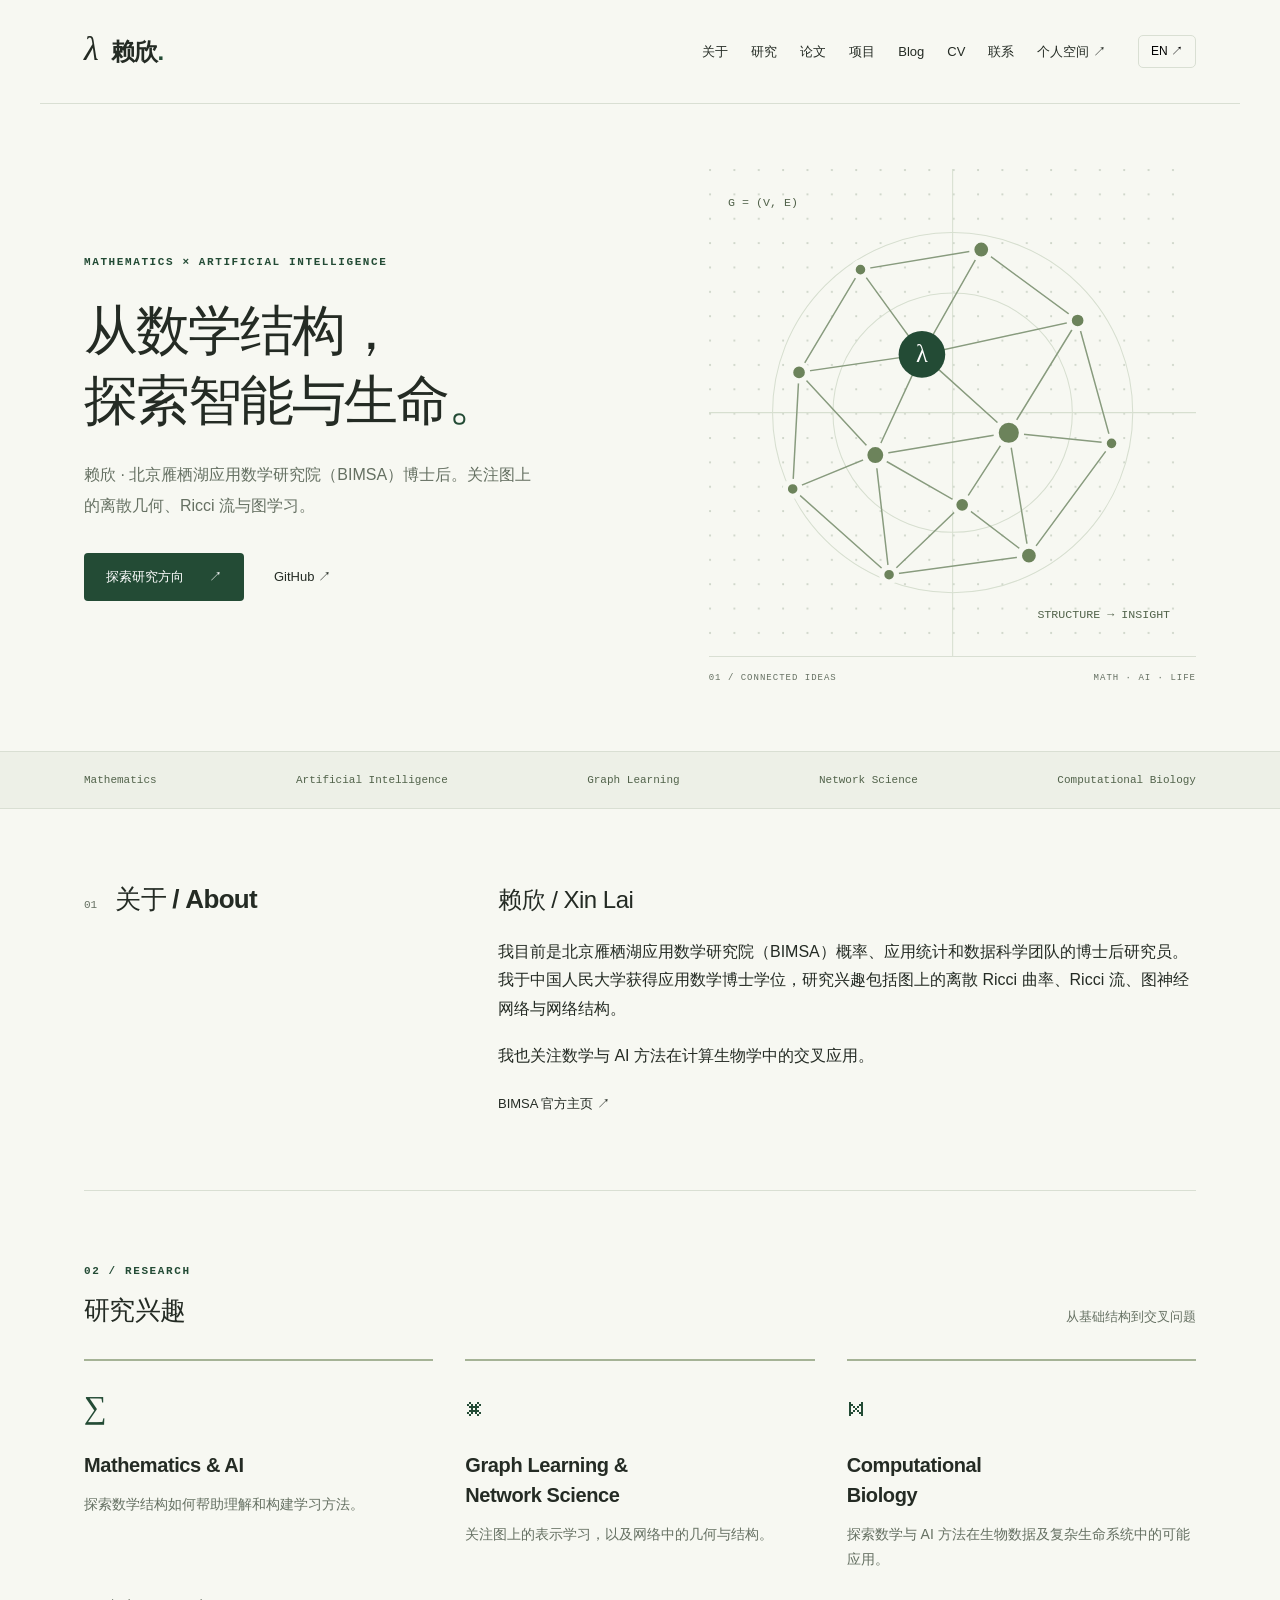
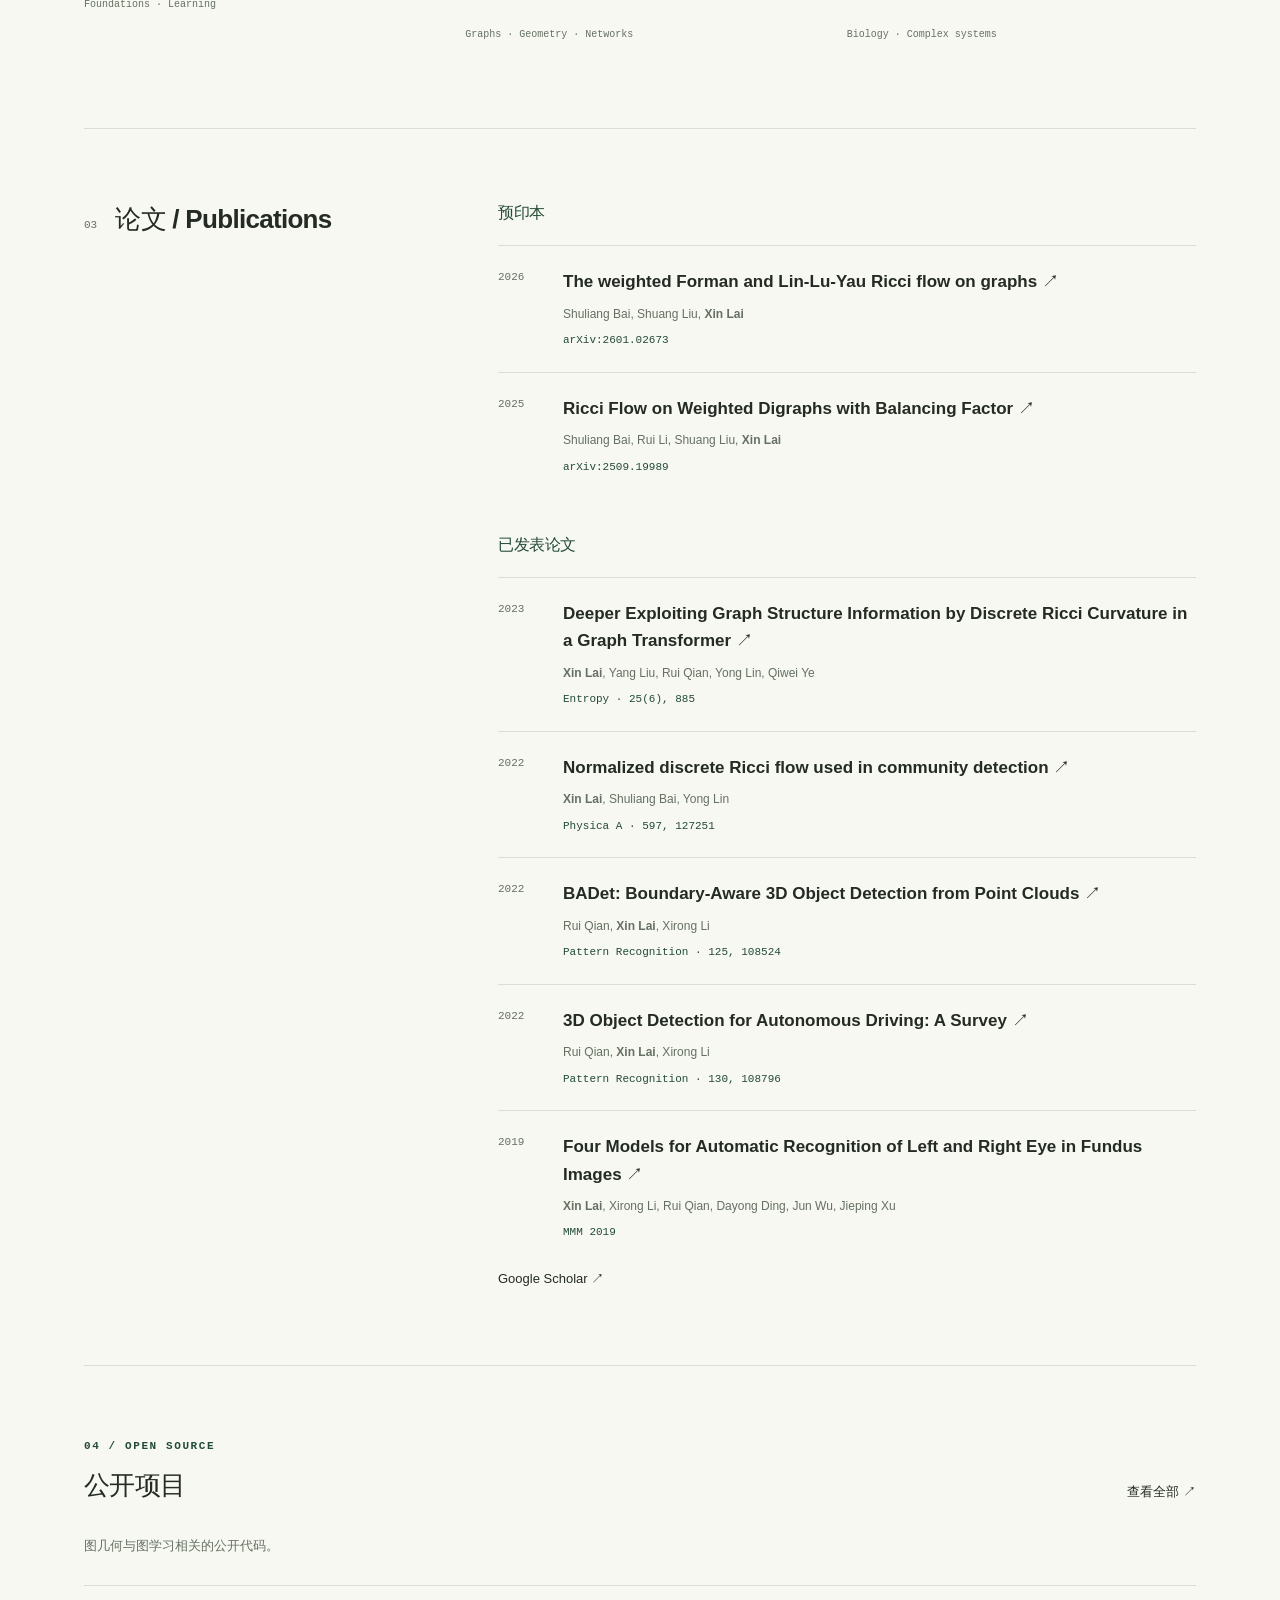
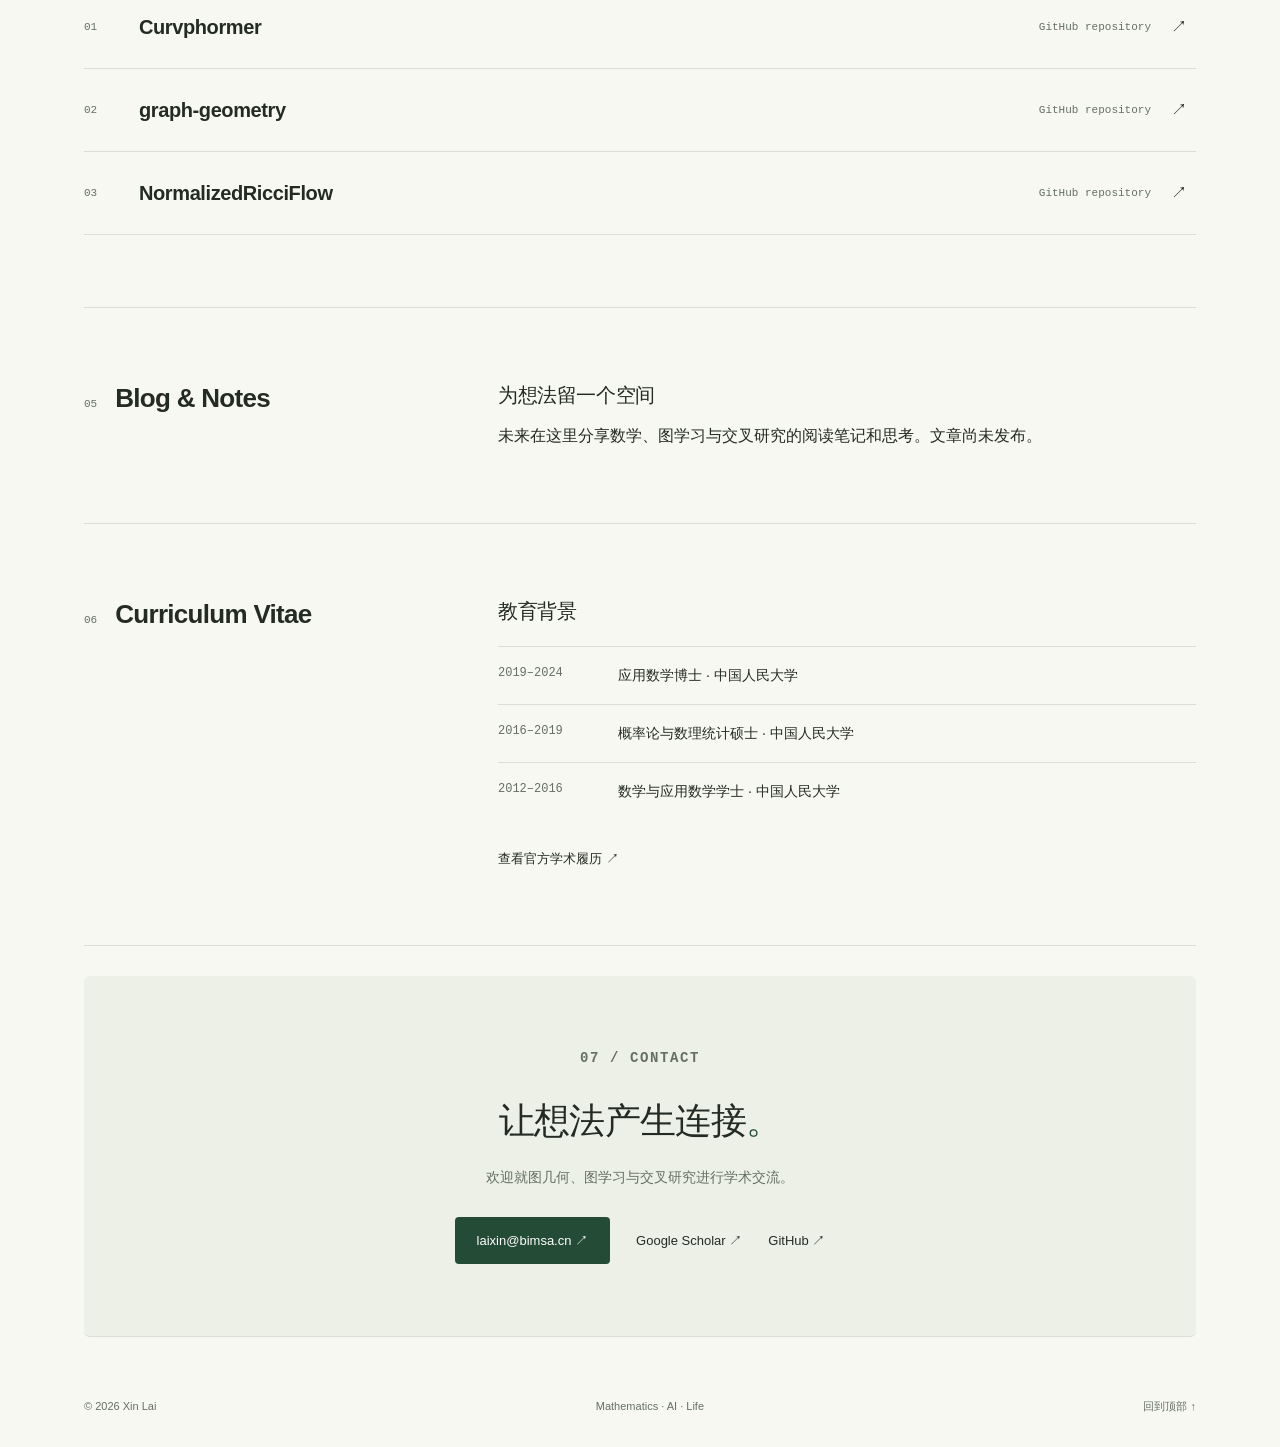
<file: index.html>
<!doctype html>
<html lang="zh-CN">
<head>
  <meta charset="utf-8">
  <meta name="viewport" content="width=device-width,initial-scale=1">
  <meta name="description" content="Xin Lai · BIMSA postdoctoral researcher. Mathematics, graph geometry, artificial intelligence and network science.">
  <meta name="theme-color" content="#f7f8f2">
  <title>赖欣 / Xin Lai — Mathematics & AI</title>
  <link rel="canonical" href="https://laibuhui.top/">
  <link rel="icon" href="assets/favicon.svg" type="image/svg+xml">
  <link rel="stylesheet" href="assets/style.css?v=1d33a1da17d5">
  <script src="assets/main.js?v=ae6db597fd70" defer></script>
</head>
<body>
<a class="skip" href="#main"><span lang="zh-CN">跳至正文</span><span lang="en">Skip to content</span></a>
<header class="header wrap">
  <a class="brand" href="#" aria-label="Xin Lai home"><span class="brand-symbol">λ</span> <span lang="zh-CN">赖欣</span><span lang="en">Xin Lai</span><span class="brand-dot">.</span></a>
  <nav aria-label="Main navigation">
    <a href="#about"><span lang="zh-CN">关于</span><span lang="en">About</span></a>
    <a href="#research"><span lang="zh-CN">研究</span><span lang="en">Research</span></a>
    <a href="#publications"><span lang="zh-CN">论文</span><span lang="en">Publications</span></a>
    <a href="#projects"><span lang="zh-CN">项目</span><span lang="en">Projects</span></a>
    <a href="#blog">Blog</a><a href="#cv">CV</a>
    <a href="#contact"><span lang="zh-CN">联系</span><span lang="en">Contact</span></a>
    <a href="space/"><span lang="zh-CN">个人空间 ↗</span><span lang="en">My Space ↗</span></a>
  </nav>
  <button id="language" type="button" aria-label="Switch to English">EN ↗</button>
</header>
<main id="main">
<section class="hero wrap">
  <div class="hero-copy"><p class="eyebrow">MATHEMATICS × ARTIFICIAL INTELLIGENCE</p>
    <h1><span lang="zh-CN">从数学结构，<br>探索智能与生命<span class="accent">。</span></span><span lang="en">Exploring intelligence<br>and life through<br>mathematical structure<span class="accent">.</span></span></h1>
    <p class="hero-intro"><span lang="zh-CN">赖欣 · 北京雁栖湖应用数学研究院（BIMSA）博士后。关注图上的离散几何、Ricci 流与图学习。</span><span lang="en">Xin Lai · Postdoctoral researcher at BIMSA. Working on discrete geometry, Ricci flow on graphs, and graph learning.</span></p>
    <div class="actions"><a class="button" href="#research"><span lang="zh-CN">探索研究方向</span><span lang="en">Explore research</span> <span aria-hidden="true">↗</span></a><a class="text-link" href="https://github.com/laiguzi">GitHub <span aria-hidden="true">↗</span></a></div>
  </div>
  <figure class="network">
    <svg viewBox="0 0 460 460" role="img" aria-labelledby="graph-title graph-desc">
      <title id="graph-title">Mathematical network</title><desc id="graph-desc">An abstract illustration of connected nodes, linking geometry, learning and living systems.</desc>
      <defs><pattern id="dots" width="23" height="23" patternUnits="userSpaceOnUse"><circle cx="1" cy="1" r="1" fill="#cad2c5"/></pattern></defs>
      <rect width="460" height="460" fill="url(#dots)"/>
      <g fill="none" stroke="#d7dfd0"><circle cx="230" cy="230" r="170"/><circle cx="230" cy="230" r="113"/><path d="M0 230H460M230 0V460"/></g>
      <g stroke="#889b7e" stroke-width="1.4" fill="none"><path d="M85 192 143 95 257 76 348 143 380 259 302 365 170 383 79 302 85 192 201 175 257 76M143 95 201 175 348 143 283 249 380 259M85 192 157 270 79 302M201 175 157 270 170 383 239 317 302 365 283 249 239 317 157 270M201 175 283 249M348 143 380 259M157 270 283 249"/></g>
      <g fill="#6c835b" stroke="#f7f8f2" stroke-width="5"><circle cx="85" cy="192" r="8"/><circle cx="143" cy="95" r="7"/><circle cx="257" cy="76" r="9"/><circle cx="348" cy="143" r="8"/><circle cx="380" cy="259" r="7"/><circle cx="302" cy="365" r="9"/><circle cx="170" cy="383" r="7"/><circle cx="79" cy="302" r="7"/><circle cx="157" cy="270" r="10"/><circle cx="239" cy="317" r="8"/><circle cx="283" cy="249" r="12"/></g>
      <circle cx="201" cy="175" r="22" fill="#234b35"/><text x="201" y="182" text-anchor="middle" fill="#fff" font-size="23" font-family="Georgia,serif">λ</text>
      <g font-family="monospace" font-size="11" fill="#52634b"><text x="18" y="35">G = (V, E)</text><text x="310" y="424">STRUCTURE → INSIGHT</text></g>
    </svg>
    <figcaption><span>01 / CONNECTED IDEAS</span><span aria-hidden="true">MATH · AI · LIFE</span></figcaption>
  </figure>
</section>
<div class="topic-strip"><div class="wrap"><span>Mathematics</span><span>Artificial Intelligence</span><span>Graph Learning</span><span>Network Science</span><span>Computational Biology</span></div></div>
<div class="wrap content">
<section id="about" class="split-section"><div class="section-label"><span class="index">01</span><h2><span lang="zh-CN">关于 / About</span><span lang="en">About</span></h2></div><div><p class="lead"><span lang="zh-CN">赖欣 / Xin Lai</span><span lang="en">Xin Lai</span></p><p><span lang="zh-CN">我目前是北京雁栖湖应用数学研究院（BIMSA）概率、应用统计和数据科学团队的博士后研究员。我于中国人民大学获得应用数学博士学位，研究兴趣包括图上的离散 Ricci 曲率、Ricci 流、图神经网络与网络结构。</span><span lang="en">I am a postdoctoral researcher in the Probability, Applied Statistics and Data Science Group at the Beijing Institute of Mathematical Sciences and Applications (BIMSA). I received my Ph.D. in Applied Mathematics from Renmin University of China. My research interests include discrete Ricci curvature, Ricci flow on graphs, graph neural networks, and network structure.</span></p><p><span lang="zh-CN">我也关注数学与 AI 方法在计算生物学中的交叉应用。</span><span lang="en">I am also interested in interdisciplinary applications of mathematics and AI in computational biology.</span></p><a class="text-link" href="https://www.bimsa.cn/detail/xlai.html">BIMSA <span lang="zh-CN">官方主页</span><span lang="en">profile</span> ↗</a></div></section>
<section id="research"><div class="section-heading"><div><p class="eyebrow">02 / RESEARCH</p><h2><span lang="zh-CN">研究兴趣</span><span lang="en">Research interests</span></h2></div><p class="muted"><span lang="zh-CN">从基础结构到交叉问题</span><span lang="en">From foundations to interdisciplinary questions</span></p></div>
<div class="research-grid">
<article><span class="research-icon" aria-hidden="true">∑</span><h3>Mathematics & AI</h3><p><span lang="zh-CN">探索数学结构如何帮助理解和构建学习方法。</span><span lang="en">Exploring how mathematical structures can inform our understanding and design of learning methods.</span></p><span class="tag">Foundations · Learning</span></article>
<article><span class="research-icon" aria-hidden="true">⌘</span><h3>Graph Learning &<br>Network Science</h3><p><span lang="zh-CN">关注图上的表示学习，以及网络中的几何与结构。</span><span lang="en">Interests in representation learning on graphs, and the geometry and structure of networks.</span></p><span class="tag">Graphs · Geometry · Networks</span></article>
<article><span class="research-icon" aria-hidden="true">⋈</span><h3>Computational<br>Biology</h3><p><span lang="zh-CN">探索数学与 AI 方法在生物数据及复杂生命系统中的可能应用。</span><span lang="en">Exploring potential applications of mathematics and AI to biological data and complex living systems.</span></p><span class="tag">Biology · Complex systems</span></article>
</div></section>
<section id="publications" class="split-section"><div class="section-label"><span class="index">03</span><h2><span lang="zh-CN">论文 / Publications</span><span lang="en">Publications</span></h2></div><div class="publication-list"><h3 class="publication-group"><span lang="zh-CN">预印本</span><span lang="en">Preprints</span></h3><article class="publication"><span class="publication-year">2026</span><div><h4><a href="https://arxiv.org/abs/2601.02673">The weighted Forman and Lin-Lu-Yau Ricci flow on graphs <span aria-hidden="true">↗</span></a></h4><p class="authors">Shuliang Bai, Shuang Liu, <strong>Xin Lai</strong></p><p class="venue">arXiv:2601.02673</p></div></article><article class="publication"><span class="publication-year">2025</span><div><h4><a href="https://arxiv.org/abs/2509.19989">Ricci Flow on Weighted Digraphs with Balancing Factor <span aria-hidden="true">↗</span></a></h4><p class="authors">Shuliang Bai, Rui Li, Shuang Liu, <strong>Xin Lai</strong></p><p class="venue">arXiv:2509.19989</p></div></article><h3 class="publication-group"><span lang="zh-CN">已发表论文</span><span lang="en">Published research</span></h3><article class="publication"><span class="publication-year">2023</span><div><h4><a href="https://doi.org/10.3390/e25060885">Deeper Exploiting Graph Structure Information by Discrete Ricci Curvature in a Graph Transformer <span aria-hidden="true">↗</span></a></h4><p class="authors"><strong>Xin Lai</strong>, Yang Liu, Rui Qian, Yong Lin, Qiwei Ye</p><p class="venue">Entropy · 25(6), 885</p></div></article><article class="publication"><span class="publication-year">2022</span><div><h4><a href="https://doi.org/10.1016/j.physa.2022.127251">Normalized discrete Ricci flow used in community detection <span aria-hidden="true">↗</span></a></h4><p class="authors"><strong>Xin Lai</strong>, Shuliang Bai, Yong Lin</p><p class="venue">Physica A · 597, 127251</p></div></article><article class="publication"><span class="publication-year">2022</span><div><h4><a href="https://doi.org/10.1016/j.patcog.2022.108524">BADet: Boundary-Aware 3D Object Detection from Point Clouds <span aria-hidden="true">↗</span></a></h4><p class="authors">Rui Qian, <strong>Xin Lai</strong>, Xirong Li</p><p class="venue">Pattern Recognition · 125, 108524</p></div></article><article class="publication"><span class="publication-year">2022</span><div><h4><a href="https://doi.org/10.1016/j.patcog.2022.108796">3D Object Detection for Autonomous Driving: A Survey <span aria-hidden="true">↗</span></a></h4><p class="authors">Rui Qian, <strong>Xin Lai</strong>, Xirong Li</p><p class="venue">Pattern Recognition · 130, 108796</p></div></article><article class="publication"><span class="publication-year">2019</span><div><h4><a href="https://doi.org/10.1007/978-3-030-05710-7_42">Four Models for Automatic Recognition of Left and Right Eye in Fundus Images <span aria-hidden="true">↗</span></a></h4><p class="authors"><strong>Xin Lai</strong>, Xirong Li, Rui Qian, Dayong Ding, Jun Wu, Jieping Xu</p><p class="venue">MMM 2019</p></div></article><a class="text-link" href="https://scholar.google.com/citations?user=dtsv4yYAAAAJ">Google Scholar ↗</a></div></section>
<section id="projects"><div class="section-heading"><div><p class="eyebrow">04 / OPEN SOURCE</p><h2><span lang="zh-CN">公开项目</span><span lang="en">Public repositories</span></h2></div><a class="text-link" href="https://github.com/laiguzi?tab=repositories"><span lang="zh-CN">查看全部</span><span lang="en">View all</span> ↗</a></div>
<p class="muted small"><span lang="zh-CN">图几何与图学习相关的公开代码。</span><span lang="en">Public code related to graph geometry and graph learning.</span></p>
<div class="project-list">
<a href="https://github.com/laiguzi/Curvphormer"><span class="project-number">01</span><h3>Curvphormer</h3><span class="project-kind">GitHub repository</span><span aria-hidden="true">↗</span></a>
<a href="https://github.com/laiguzi/graph-geometry"><span class="project-number">02</span><h3>graph-geometry</h3><span class="project-kind">GitHub repository</span><span aria-hidden="true">↗</span></a>
<a href="https://github.com/laiguzi/NormalizedRicciFlow"><span class="project-number">03</span><h3>NormalizedRicciFlow</h3><span class="project-kind">GitHub repository</span><span aria-hidden="true">↗</span></a>
</div></section>
<section id="blog" class="split-section"><div class="section-label"><span class="index">05</span><h2>Blog & Notes</h2></div><div><h3><span lang="zh-CN">为想法留一个空间</span><span lang="en">A space for ideas in progress</span></h3><p><span lang="zh-CN">未来在这里分享数学、图学习与交叉研究的阅读笔记和思考。文章尚未发布。</span><span lang="en">Future reading notes and reflections on mathematics, graph learning, and interdisciplinary research. No posts published yet.</span></p></div></section>
<section id="cv" class="split-section"><div class="section-label"><span class="index">06</span><h2>Curriculum Vitae</h2></div><div><h3><span lang="zh-CN">教育背景</span><span lang="en">Education</span></h3><dl class="education"><div><dt>2019–2024</dt><dd><span lang="zh-CN">应用数学博士 · 中国人民大学</span><span lang="en">Ph.D. Applied Mathematics · Renmin University of China</span></dd></div><div><dt>2016–2019</dt><dd><span lang="zh-CN">概率论与数理统计硕士 · 中国人民大学</span><span lang="en">M.Sc. Probability Theory and Mathematical Statistics · Renmin University of China</span></dd></div><div><dt>2012–2016</dt><dd><span lang="zh-CN">数学与应用数学学士 · 中国人民大学</span><span lang="en">B.Sc. Mathematics and Applied Mathematics · Renmin University of China</span></dd></div></dl><a class="text-link" href="https://www.bimsa.cn/detail/xlai.html"><span lang="zh-CN">查看官方学术履历</span><span lang="en">View academic profile at BIMSA</span> ↗</a></div></section>
<section id="contact" class="contact"><p class="eyebrow">07 / CONTACT</p><h2><span lang="zh-CN">让想法产生连接<span class="accent">。</span></span><span lang="en">Ideas grow through connection<span class="accent">.</span></span></h2><p><span lang="zh-CN">欢迎就图几何、图学习与交叉研究进行学术交流。</span><span lang="en">For academic discussions on graph geometry, graph learning, and interdisciplinary research.</span></p><div class="contact-links"><a class="button" href="mailto:laixin@bimsa.cn">laixin@bimsa.cn ↗</a><a class="text-link" href="https://scholar.google.com/citations?user=dtsv4yYAAAAJ">Google Scholar ↗</a><a class="text-link" href="https://github.com/laiguzi">GitHub ↗</a></div></section>
</div>
</main>
<footer class="wrap"><span>© <span id="year">2026</span> Xin Lai</span><span>Mathematics · AI · Life</span><a href="#"><span lang="zh-CN">回到顶部 ↑</span><span lang="en">Back to top ↑</span></a></footer>
</body>
</html>
</file>
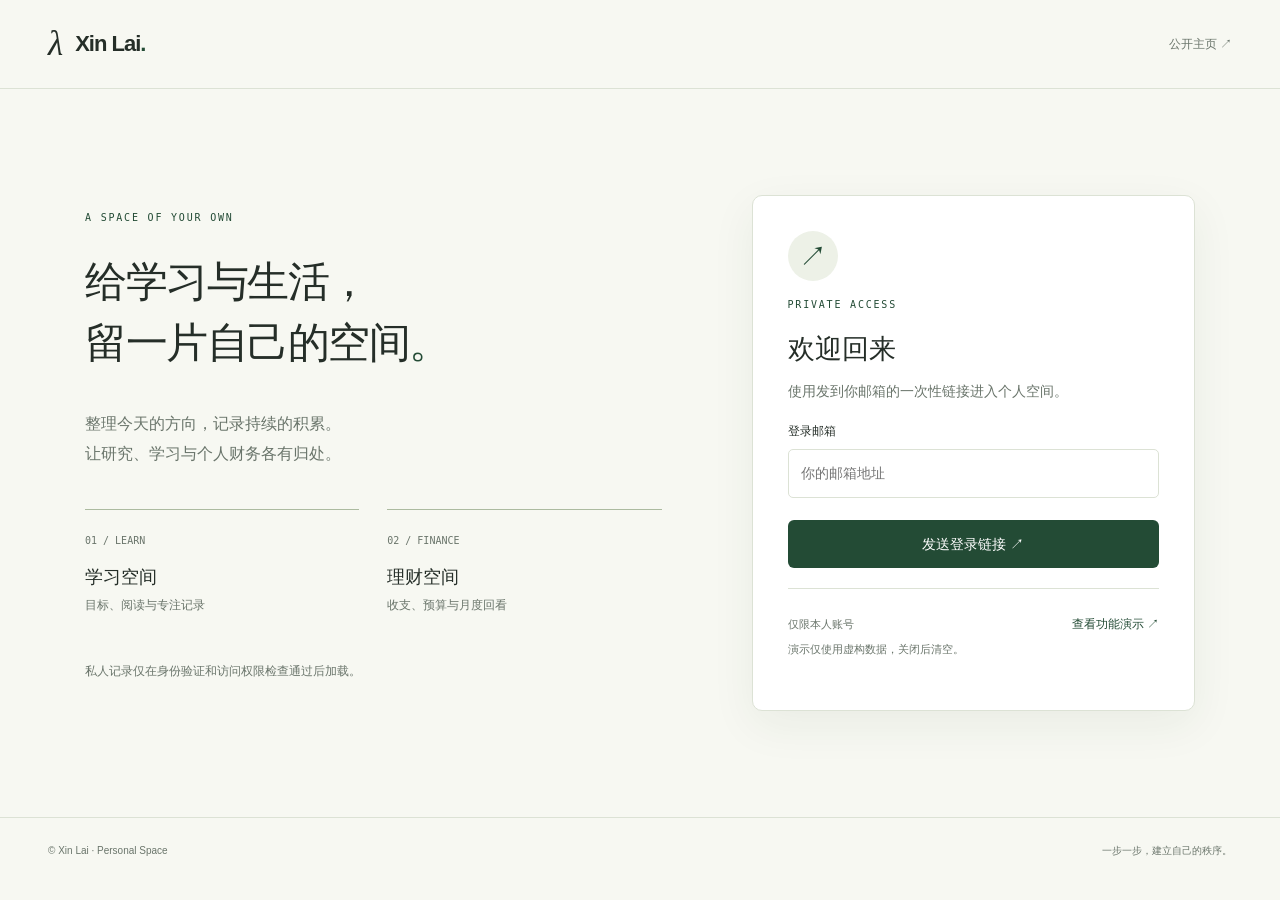
<file: space/index.html>
<!doctype html>
<html lang="zh-CN">
<head>
<meta charset="utf-8"><meta name="viewport" content="width=device-width,initial-scale=1">
<meta name="robots" content="noindex,nofollow"><meta name="referrer" content="no-referrer">
<meta http-equiv="Content-Security-Policy" content="default-src 'self'; script-src 'self'; style-src 'self'; connect-src 'self' https://*.supabase.co; img-src 'self' data:; object-src 'none'; base-uri 'none'; form-action 'none'">
<meta name="theme-color" content="#f7f8f2"><title>个人空间 · Xin Lai</title>
<link rel="icon" href="../assets/favicon.svg" type="image/svg+xml"><link rel="stylesheet" href="space.css?v=44e4d2dc8de7">
<script type="module" src="app.js?v=6e8ac0168f0c"></script>
</head>
<body>
<a class="skip" href="#main">跳至正文</a>
<header class="topbar"><a class="brand" href="../">λ <strong>Xin Lai<span>.</span></strong></a><a class="back" href="../">公开主页 ↗</a></header>
<main id="main">
<section id="gate" class="gate">
<div class="welcome"><p class="eyebrow">A SPACE OF YOUR OWN</p><h1>给学习与生活，<br>留一片自己的空间<span>。</span></h1><p class="intro">整理今天的方向，记录持续的积累。<br>让研究、学习与个人财务各有归处。</p><div class="pillars"><div><span>01 / LEARN</span><h2>学习空间</h2><p>目标、阅读与专注记录</p></div><div><span>02 / FINANCE</span><h2>理财空间</h2><p>收支、预算与月度回看</p></div></div><p class="privacy">私人记录仅在身份验证和访问权限检查通过后加载。</p></div>
<div class="login-card"><span class="lock" aria-hidden="true">↗</span><p class="eyebrow">PRIVATE ACCESS</p><h2>欢迎回来</h2><p class="muted">使用发到你邮箱的一次性链接进入个人空间。</p><p id="setup-note" class="notice" hidden>登录服务正在配置中，暂不能登录或保存私人记录。</p>
<form id="email-form"><label for="email">登录邮箱</label><input id="email" name="email" type="email" autocomplete="email" placeholder="你的邮箱地址" required maxlength="254"><button id="send-code" type="submit">发送登录链接 ↗</button></form>

<p id="auth-message" class="message" role="status" aria-live="polite"></p><div class="login-bottom"><span>仅限本人账号</span><button id="try-demo" class="text-button" type="button">查看功能演示 ↗</button></div><p class="tiny muted">演示仅使用虚构数据，关闭后清空。</p></div>
</section>
<section id="workspace" class="workspace" hidden>
<aside class="sidebar"><p class="eyebrow">PERSONAL WORKSPACE</p><h1>个人空间</h1><nav aria-label="个人空间导航"><button type="button" data-view="overview" aria-current="page">◷ <span>总览</span></button><button type="button" data-view="learning">⌘ <span>学习空间</span></button><button type="button" data-view="finance">∑ <span>理财空间</span></button></nav><div class="sidebar-foot"><p id="account-label"></p><button type="button" id="logout" class="text-button">退出登录 ↗</button></div></aside>
<div class="workspace-main"><div id="demo-notice" class="notice demo" hidden>功能演示 · 所有初始数据均为虚构，修改仅在当前页面有效。请勿填写真实财务信息。<button type="button" id="end-demo" class="text-button">结束演示</button></div><div class="page-top"><div><p id="date-label" class="eyebrow"></p><h2 id="page-title">今日总览</h2></div><button type="button" id="refresh" class="secondary">刷新记录 ↻</button></div><p id="app-message" class="message" role="status" aria-live="polite"></p>
<section id="view-overview"><p class="intro-small">不必一次完成所有事。先看清今天，再向前一步。</p><div class="stats"><article><p>进行中的学习目标</p><strong id="stat-goals">0</strong><small>为长期积累留出方向</small></article><article><p>本周学习时长</p><strong id="stat-time">0 <span>分钟</span></strong><small>从周一至今天</small></article><article><p>本月支出</p><strong id="stat-spend">—</strong><small id="stat-currency">按选定币种单独统计</small></article></div><div class="overview-grid"><article class="panel"><div class="panel-head"><h3>下一步学习</h3><button type="button" data-view="learning" class="text-button">管理目标 ↗</button></div><div id="overview-goals"></div></article><article class="panel"><div class="panel-head"><h3>最近的收支</h3><button type="button" data-view="finance" class="text-button">查看账本 ↗</button></div><div id="overview-entries"></div></article></div><div class="quiet-note"><span>慢慢积累，持续生长。</span><p>学习和财务记录从空白开始，由你亲手建立。</p></div></section>
<section id="view-learning" hidden><div class="section-tabs"><h3>学习目标</h3><label class="inline">显示<select id="goal-filter"><option value="active">进行中</option><option value="done">已完成</option><option value="all">全部</option></select></label></div><div class="two-column"><form id="goal-form" class="panel"><h3>添加一个目标</h3><label for="goal-title">想完成什么</label><input id="goal-title" name="title" placeholder="例如：读完一篇论文并整理笔记" maxlength="160" required><div class="form-row"><div><label for="goal-category">方向</label><select id="goal-category" name="category"><option>研究</option><option>数学</option><option>AI</option><option>语言</option><option>理财学习</option><option>其他</option></select></div><div><label for="goal-date">目标日期（可选）</label><input id="goal-date" name="target_date" type="date"></div></div><button type="submit">添加目标 +</button></form><article class="panel"><h3>我的目标</h3><div id="goals-list"></div></article></div><div class="section-tabs"><h3>学习记录</h3></div><div class="two-column"><form id="study-form" class="panel"><h3>记录一次专注</h3><label for="study-subject">学习内容</label><input id="study-subject" name="subject" maxlength="160" required placeholder="今天读了什么、练习了什么"><div class="form-row"><div><label for="study-date">日期</label><input id="study-date" name="date" type="date" required></div><div><label for="study-minutes">时长（分钟）</label><input id="study-minutes" name="minutes" type="number" min="1" max="1440" step="1" required></div></div><label for="study-note">收获或问题（可选）</label><textarea id="study-note" name="note" maxlength="2000" rows="3"></textarea><button type="submit">保存学习记录 +</button></form><article class="panel"><h3>最近学习</h3><div id="study-list"></div></article></div></section>
<section id="view-finance" hidden><div class="finance-controls"><label>月份<input id="finance-month" type="month" required></label><label>币种<select id="currency"><option value="EUR">EUR · 欧元</option><option value="CNY">CNY · 人民币</option><option value="USD">USD · 美元</option></select></label><button type="button" id="export" class="secondary">导出当月 CSV ↓</button></div><p class="tiny muted">各币种独立统计，不进行汇率换算。此处用于记录和复盘。</p><div class="stats"><article><p>本月收入</p><strong id="income-total">—</strong></article><article><p>本月支出</p><strong id="expense-total">—</strong></article><article><p>本月结余</p><strong id="balance-total">—</strong></article></div><div class="two-column"><form id="entry-form" class="panel"><h3>记一笔</h3><div class="form-row"><div><label for="entry-type">类型</label><select id="entry-type" name="type"><option value="expense">支出</option><option value="income">收入</option></select></div><div><label for="entry-date">日期</label><input id="entry-date" name="date" type="date" required></div></div><div class="form-row"><div><label for="entry-amount">金额</label><input id="entry-amount" name="amount" type="number" min="0.01" max="999999999.99" step="0.01" required></div><div><label for="entry-currency">币种</label><select id="entry-currency" name="currency"><option>EUR</option><option>CNY</option><option>USD</option></select></div></div><label for="entry-category">分类</label><select id="entry-category" name="category"><option>餐饮</option><option>居住</option><option>交通</option><option>学习</option><option>购物</option><option>医疗</option><option>旅行</option><option>工资</option><option>其他</option></select><label for="entry-note">备注（可选）</label><input id="entry-note" name="note" maxlength="500"><button type="submit">保存收支 +</button></form><article class="panel"><h3>月度预算</h3><p id="budget-status" class="muted"></p><progress id="budget-progress" max="100" value="0" aria-label="预算使用比例"></progress><p id="budget-detail" class="tiny"></p><form id="budget-form"><label for="budget-amount">当前月份、币种的支出上限</label><input id="budget-amount" name="amount" type="number" min="0.01" max="999999999.99" step="0.01" required><button type="submit" class="secondary">保存预算</button></form></article></div><article class="panel ledger"><div class="panel-head"><h3>当月账本</h3><span id="ledger-count" class="tiny muted"></span></div><div class="table-scroll"><table><thead><tr><th>日期</th><th>分类 / 备注</th><th>类型</th><th>金额</th></tr></thead><tbody id="ledger-body"></tbody></table></div><p id="ledger-empty" class="empty">这个月还没有记录。</p></article></section>
</div></section>
</main><footer>© Xin Lai · Personal Space <span>一步一步，建立自己的秩序。</span></footer>
<noscript><p class="notice">个人空间需要启用 JavaScript 才能验证身份和加载记录。</p></noscript>
</body></html>
</file>
<file: assets/style.css>
:root{--paper:#f7f8f2;--ink:#242b24;--muted:#657062;--green:#234b35;--line:#d9dfd3;--soft:#edf0e7}*{box-sizing:border-box}html{scroll-behavior:smooth;scroll-padding-top:32px}body{margin:0;background:var(--paper);color:var(--ink);font:16px/1.8 -apple-system,BlinkMacSystemFont,"Segoe UI","PingFang SC","Microsoft YaHei",sans-serif}html[lang="zh-CN"] [lang="en"],html[lang="en"] [lang="zh-CN"]{display:none}a{color:inherit;text-decoration:none}button{font:inherit}a,button{-webkit-tap-highlight-color:transparent}a:focus-visible,button:focus-visible{outline:3px solid #758d59;outline-offset:6px}.wrap{max-width:1200px;margin:auto;padding-left:44px;padding-right:44px}.header{min-height:104px;display:flex;align-items:center;gap:32px;border-bottom:1px solid var(--line)}.brand{font-size:24px;font-weight:700;white-space:nowrap;letter-spacing:-1px}.brand-symbol{font:italic 34px Georgia,serif;margin-right:8px}.brand-dot,.accent{color:var(--green)}nav{display:flex;justify-content:flex-end;flex:1;gap:23px;font-size:13px}nav a:hover,.text-link:hover{color:var(--green);text-decoration:underline;text-underline-offset:5px}#language{border:1px solid var(--line);border-radius:5px;background:transparent;cursor:pointer;padding:5px 12px;white-space:nowrap;font-size:12px}.hero{display:grid;grid-template-columns:1.2fr 1fr;align-items:center;gap:40px;min-height:610px;padding-top:65px;padding-bottom:65px}.eyebrow{font:11px/1.5 ui-monospace,SFMono-Regular,monospace;letter-spacing:1.6px;color:var(--green);font-weight:600;margin:0 0 25px}h1{font-size:clamp(36px,4.2vw,56px);line-height:1.3;font-weight:550;letter-spacing:-2px;margin:0 0 25px}html[lang="en"] h1{font-family:Georgia,serif;font-weight:400;letter-spacing:-1.7px;font-size:clamp(36px,4vw,53px)}.hero-intro{color:var(--muted);max-width:460px;font-size:16px;line-height:1.9}.actions{display:flex;align-items:center;gap:30px;margin-top:32px}.button{background:var(--green);color:#fff;display:inline-flex;align-items:center;gap:25px;padding:12px 22px;border-radius:4px;font-size:13px}.button:hover{background:#326244}.text-link{font-size:13px}.network{margin:0;min-width:0}.network svg{display:block;width:100%;height:auto}.network figcaption{display:flex;justify-content:space-between;font:9px/1.5 ui-monospace,monospace;letter-spacing:1px;color:var(--muted);border-top:1px solid var(--line);padding-top:15px}.topic-strip{border-block:1px solid var(--line);background:var(--soft)}.topic-strip .wrap{display:flex;justify-content:space-between;gap:20px;padding-top:20px;padding-bottom:20px;font:11px/1.5 ui-monospace,monospace;color:#52634b}.content>section{padding-top:72px;padding-bottom:72px;border-bottom:1px solid var(--line)}.split-section{display:grid;grid-template-columns:1fr 2fr;gap:65px}.section-label{display:flex;align-items:baseline;gap:18px}.index{font:11px ui-monospace,monospace;color:var(--muted)}h2{font-size:26px;letter-spacing:-.7px;line-height:1.4;font-weight:550;margin:0}h3{font-size:20px;line-height:1.5;letter-spacing:-.4px;margin:0 0 12px;font-weight:550}p{margin:0 0 18px}p:last-child{margin-bottom:0}.lead{font-size:24px;line-height:1.6;letter-spacing:-.5px}.muted{color:var(--muted)}.small{font-size:13px}.section-heading{display:flex;justify-content:space-between;align-items:flex-end;gap:25px;margin-bottom:30px}.section-heading .eyebrow{margin-bottom:13px}.section-heading>p{font-size:13px}.research-grid{display:grid;grid-template-columns:repeat(3,1fr);gap:32px}.research-grid article{padding:28px 0 10px;border-top:2px solid #a5b396}.research-icon{display:block;font:32px Georgia,serif;color:var(--green);margin-bottom:24px}.research-grid p{font-size:14px;color:var(--muted);min-height:78px}.tag{font:10px/1.5 ui-monospace,monospace;color:var(--muted)}.empty{background:var(--soft);border-radius:5px;padding:28px}.empty h3{margin-top:16px}.empty p{font-size:14px;color:var(--muted)}.status{font-size:11px;color:var(--muted);display:inline-block;border:1px solid #cbd4c4;border-radius:3px;padding:2px 9px}.project-list{margin-top:28px;border-top:1px solid var(--line)}.project-list a{display:grid;grid-template-columns:35px 1fr auto 25px;align-items:center;gap:20px;padding:26px 0;border-bottom:1px solid var(--line);transition:padding .2s,background .2s}.project-list a:hover{background:var(--soft);padding-inline:12px}.project-list h3{margin:0}.project-number,.project-kind{color:var(--muted);font:11px ui-monospace,monospace}.contact{text-align:center;background:var(--soft);margin-top:30px;border-radius:6px}.contact h2{font-size:36px;margin-bottom:18px}.contact p{color:var(--muted);font-size:14px;margin-bottom:27px}footer{display:flex;justify-content:space-between;gap:20px;padding-top:30px!important;padding-bottom:30px!important;font-size:11px;color:var(--muted);margin-top:30px!important}.skip{position:absolute;left:20px;top:-100px;padding:8px 15px;background:var(--green);color:#fff;z-index:5}.skip:focus{top:10px}@media(min-width:1400px){.hero{min-height:660px}}@media(max-width:1000px){.wrap{padding-inline:28px}.header{flex-wrap:wrap;gap:14px;padding-block:20px}.brand{flex:1}nav{order:3;flex-basis:100%;justify-content:flex-start;gap:24px;overflow-x:auto;padding-bottom:4px}.hero{gap:20px;min-height:540px}.topic-strip .wrap{flex-wrap:wrap;justify-content:center}.split-section{gap:32px;grid-template-columns:1fr 1.8fr}.research-grid{gap:22px}}@media(max-width:650px){.wrap{padding-inline:22px}nav{gap:20px;font-size:12px}.hero{grid-template-columns:1fr;padding-block:48px;gap:35px}h1{font-size:38px}.hero-copy{max-width:100%}.network{max-width:390px;width:100%;margin:auto}.network svg{max-height:340px}.topic-strip .wrap{gap:12px 20px;font-size:10px}.content>section{padding-block:45px}.split-section{grid-template-columns:1fr;gap:25px}.lead{font-size:22px}.section-heading{align-items:flex-start;flex-direction:column;gap:12px}.research-grid{grid-template-columns:1fr;gap:25px}.research-grid article{padding-top:23px}.research-icon{float:right;margin:0 10px 15px 20px}.research-grid p{min-height:0}.project-list a{grid-template-columns:22px 1fr 18px;gap:10px}.project-list h3{font-size:18px;overflow-wrap:anywhere}.project-kind{display:none}.contact h2{font-size:29px}.contact{padding-inline:18px}footer{flex-wrap:wrap}footer>span:nth-child(2){display:none}}
@media(prefers-reduced-motion:reduce){html{scroll-behavior:auto}*{transition:none!important}}
@media(max-width:650px){nav{flex-wrap:wrap;overflow:visible;row-gap:10px}}

.publication-group{font-size:16px;color:var(--green);margin:0 0 20px}.publication-group:not(:first-child){margin-top:35px}.publication{display:grid;grid-template-columns:48px 1fr;gap:17px;border-top:1px solid var(--line);padding:22px 0}.publication-year{font:11px/1.8 ui-monospace,monospace;color:var(--muted)}.publication h4{font-size:17px;font-weight:550;line-height:1.6;margin:0 0 8px;overflow-wrap:anywhere}.publication h4 a:hover{color:var(--green);text-decoration:underline;text-underline-offset:4px}.publication .authors{font-size:12px;line-height:1.8;margin-bottom:6px;color:var(--muted)}.publication .venue{font:11px/1.7 ui-monospace,monospace;color:var(--green)}.education{margin:20px 0 24px}.education>div{display:grid;grid-template-columns:100px 1fr;gap:20px;padding:16px 0;border-top:1px solid var(--line)}.education dt{font:12px/1.8 ui-monospace,monospace;color:var(--muted)}.education dd{margin:0;font-size:14px}.contact-links{display:flex;align-items:center;justify-content:center;flex-wrap:wrap;gap:26px}@media(max-width:650px){.publication{grid-template-columns:36px 1fr;gap:12px}.education>div{grid-template-columns:1fr;gap:5px}.contact-links{gap:20px}.brand{font-size:22px}}
</file>
<file: space/space.css>
:root{--bg:#f7f8f2;--ink:#252e28;--muted:#6a756b;--green:#234b35;--soft:#edf1e7;--line:#dce2d5;--card:#fff;--danger:#9a3b32}*{box-sizing:border-box}[hidden]{display:none!important}body{margin:0;background:var(--bg);color:var(--ink);font:14px/1.75 -apple-system,BlinkMacSystemFont,"Segoe UI","PingFang SC",sans-serif}a{color:inherit;text-decoration:none}button,input,select,textarea{font:inherit}button,a,input,select,textarea{touch-action:manipulation}button{cursor:pointer;border:0;background:var(--green);color:white;padding:12px 19px;border-radius:6px;font-weight:550}button:hover{filter:brightness(1.1)}button:disabled{opacity:.5;cursor:not-allowed}a:focus-visible,button:focus-visible,input:focus-visible,select:focus-visible,textarea:focus-visible{outline:3px solid #95ad7c;outline-offset:3px}input,select,textarea{width:100%;min-width:0;padding:11px 12px;border:1px solid var(--line);border-radius:5px;background:#fff;color:var(--ink)}textarea{resize:vertical}label{display:block;font-size:12px;margin:18px 0 7px}form>button{margin-top:22px}h1,h2,h3,p{margin-top:0}h1{font-size:42px;letter-spacing:-1.5px;line-height:1.45;font-weight:550}h2{font-size:28px;line-height:1.5;font-weight:550}h3{font-size:17px;font-weight:550;margin-bottom:18px}p{margin-bottom:15px}.topbar{max-width:1440px;padding:24px 48px;margin:auto;display:flex;align-items:center;justify-content:space-between;border-bottom:1px solid var(--line)}.brand{display:flex;gap:12px;align-items:center;font:italic 35px Georgia,serif}.brand strong{font:700 22px -apple-system,sans-serif;letter-spacing:-1px}.brand span,h1>span{color:var(--green)}.back{font-size:12px;color:var(--muted)}.gate{max-width:1200px;margin:auto;min-height:calc(100vh - 172px);display:grid;grid-template-columns:1.3fr 1fr;gap:90px;padding:80px 45px;align-items:center}.eyebrow{font:10px/1.8 ui-monospace,monospace;letter-spacing:1.8px;color:var(--green);margin-bottom:25px}.intro{color:var(--muted);font-size:16px;line-height:1.9}.pillars{display:grid;grid-template-columns:1fr 1fr;gap:28px;margin-top:40px}.pillars>div{border-top:1px solid #acbba0;padding-top:17px}.pillars span{font:10px ui-monospace,monospace;color:var(--muted)}.pillars h2{font-size:18px;margin:12px 0 4px}.pillars p,.privacy{font-size:12px;color:var(--muted)}.privacy{margin-top:30px}.login-card{background:#fff;border:1px solid var(--line);border-radius:10px;padding:35px;box-shadow:0 14px 45px #263c2310}.login-card h2{font-size:27px;margin-bottom:9px}.login-card .eyebrow{margin:15px 0}.login-card form>button{width:100%}.lock{font-size:28px;color:var(--green);background:var(--soft);width:50px;height:50px;display:grid;place-items:center;border-radius:50%}.login-bottom{border-top:1px solid var(--line);margin-top:20px;padding-top:20px;display:flex;align-items:center;justify-content:space-between;font-size:11px;color:var(--muted)}.muted{color:var(--muted)}.tiny{font-size:11px}.text-button,.plain{background:transparent;color:var(--green);padding:5px 0;font-size:12px}.secondary{background:transparent;border:1px solid #bccbb4;color:var(--green);font-size:12px}.notice{padding:14px 16px;background:var(--soft);border:1px solid #ccd9bf;border-radius:5px;font-size:12px;color:#44583d}.message{font-size:13px;margin-top:16px;overflow-wrap:anywhere}.message.error{color:var(--danger)}.workspace{max-width:1440px;margin:auto;display:grid;grid-template-columns:230px 1fr;min-height:calc(100vh - 172px)}.sidebar{padding:40px 25px 40px 48px;border-right:1px solid var(--line);display:flex;flex-direction:column}.sidebar .eyebrow{font-size:9px;margin-bottom:9px}.sidebar h1{font-size:22px;letter-spacing:-.5px}.sidebar nav{display:flex;flex-direction:column;gap:9px;margin-top:20px}.sidebar nav button{text-align:left;background:transparent;color:var(--muted);padding:12px;font-size:14px}.sidebar nav button span{margin-left:9px}.sidebar nav button[aria-current]{background:var(--soft);color:var(--green)}.sidebar-foot{margin-top:auto;padding-top:60px;font-size:11px;color:var(--muted);overflow-wrap:anywhere}.workspace-main{padding:38px 44px;min-width:0}.demo{display:flex;align-items:center;justify-content:space-between;gap:20px;margin-bottom:25px}.demo button{white-space:nowrap}.page-top{display:flex;align-items:center;justify-content:space-between;gap:20px}.page-top .eyebrow{margin-bottom:6px}.page-top h2{margin:0}.intro-small{color:var(--muted);margin-top:15px}.stats{display:grid;grid-template-columns:repeat(3,1fr);gap:18px;margin:25px 0}.stats article{background:var(--soft);padding:24px;border-radius:7px;min-width:0}.stats p{font-size:12px;color:var(--muted);margin-bottom:14px}.stats strong{font-size:30px;line-height:1.3;font-weight:550;letter-spacing:-1px;display:block;overflow-wrap:anywhere}.stats strong span{font-size:12px;letter-spacing:0}.stats small{display:block;font-size:10px;color:var(--muted);margin-top:13px}.overview-grid,.two-column{display:grid;grid-template-columns:1fr 1fr;gap:22px}.panel{padding:25px;background:#fff;border:1px solid var(--line);border-radius:7px;min-width:0}.panel-head{display:flex;justify-content:space-between;align-items:baseline;gap:20px}.panel-head h3{margin-bottom:15px}.item{padding:17px 0;border-top:1px solid var(--line);display:flex;justify-content:space-between;gap:15px;align-items:center}.item-main{min-width:0}.item p{margin:0;overflow-wrap:anywhere}.item small{font-size:11px;color:var(--muted)}.item button{white-space:nowrap;font-size:11px;padding:7px 10px}.item .amount{white-space:nowrap;font-size:14px}.empty{color:var(--muted);font-size:13px;padding:25px 0;margin:0}.quiet-note{text-align:center;border-top:1px solid var(--line);padding-top:28px;margin-top:35px;color:var(--muted)}.quiet-note span{font-size:15px}.quiet-note p{font-size:11px;margin-top:8px}.section-tabs{display:flex;justify-content:space-between;align-items:center;margin-top:30px;margin-bottom:14px}.section-tabs h3{margin:0}.inline{display:flex;align-items:center;gap:10px;margin:0;white-space:nowrap}.inline select{width:auto;font-size:12px}.form-row{display:grid;grid-template-columns:1fr 1fr;gap:15px}.finance-controls{display:flex;align-items:flex-end;gap:18px;margin:22px 0 12px}.finance-controls label{margin:0;max-width:180px;flex:1}.finance-controls label>*{margin-top:7px}.finance-controls>button{margin-left:auto}.ledger{margin-top:24px}.table-scroll{overflow-x:auto}table{border-collapse:collapse;width:100%;font-size:12px}th{text-align:left;color:var(--muted);font-weight:400;border-bottom:1px solid var(--line);padding:12px 8px}td{border-bottom:1px solid var(--line);padding:15px 8px;vertical-align:top}td:last-child,th:last-child{text-align:right;white-space:nowrap}td:first-child{white-space:nowrap}.record-note{color:var(--muted);max-width:260px;overflow-wrap:anywhere}progress{width:100%;height:10px;accent-color:var(--green);margin:12px 0}footer{max-width:1440px;padding:24px 48px;margin:auto;border-top:1px solid var(--line);display:flex;justify-content:space-between;font-size:10px;color:var(--muted)}.skip{position:absolute;top:-100px;left:20px;background:var(--green);color:white;padding:10px;z-index:5}.skip:focus{top:10px}@media(max-width:1000px){.gate{gap:40px;padding:60px 30px}h1{font-size:34px}.sidebar{padding-inline:25px}.workspace{grid-template-columns:190px 1fr}.workspace-main{padding:30px 25px}.stats{gap:12px}.stats article{padding:20px 16px}.stats strong{font-size:25px}.two-column,.overview-grid{grid-template-columns:1fr}}@media(max-width:650px){.topbar{padding:19px 22px}.gate{grid-template-columns:1fr;padding:40px 22px;gap:30px}.welcome h1{font-size:32px}.welcome .intro{font-size:14px}.pillars{margin-top:28px}.login-card{padding:25px}.workspace{grid-template-columns:1fr}.sidebar{padding:22px;border-right:0;border-bottom:1px solid var(--line)}.sidebar>h1,.sidebar>.eyebrow{display:none}.sidebar nav{flex-direction:row;margin:0;gap:8px;flex-wrap:wrap}.sidebar nav button{padding:9px}.sidebar-foot{padding-top:15px;display:flex;align-items:center;justify-content:space-between;gap:15px}.sidebar-foot p{margin:0}.workspace-main{padding:25px 20px}.page-top h2{font-size:25px}.stats{grid-template-columns:1fr;gap:12px}.stats article{display:flex;align-items:center;justify-content:space-between;flex-wrap:wrap;gap:10px;padding:19px}.stats p{margin:0}.stats strong{font-size:26px}.stats small{flex-basis:100%;margin:0}.panel{padding:21px}.finance-controls{flex-wrap:wrap;gap:12px}.finance-controls label{max-width:none;min-width:120px}.finance-controls>button{margin-left:0}.demo{align-items:flex-start}.form-row{gap:12px}footer{padding:22px}footer span{display:none}}@media(prefers-reduced-motion:reduce){*{scroll-behavior:auto!important}}
</file>
